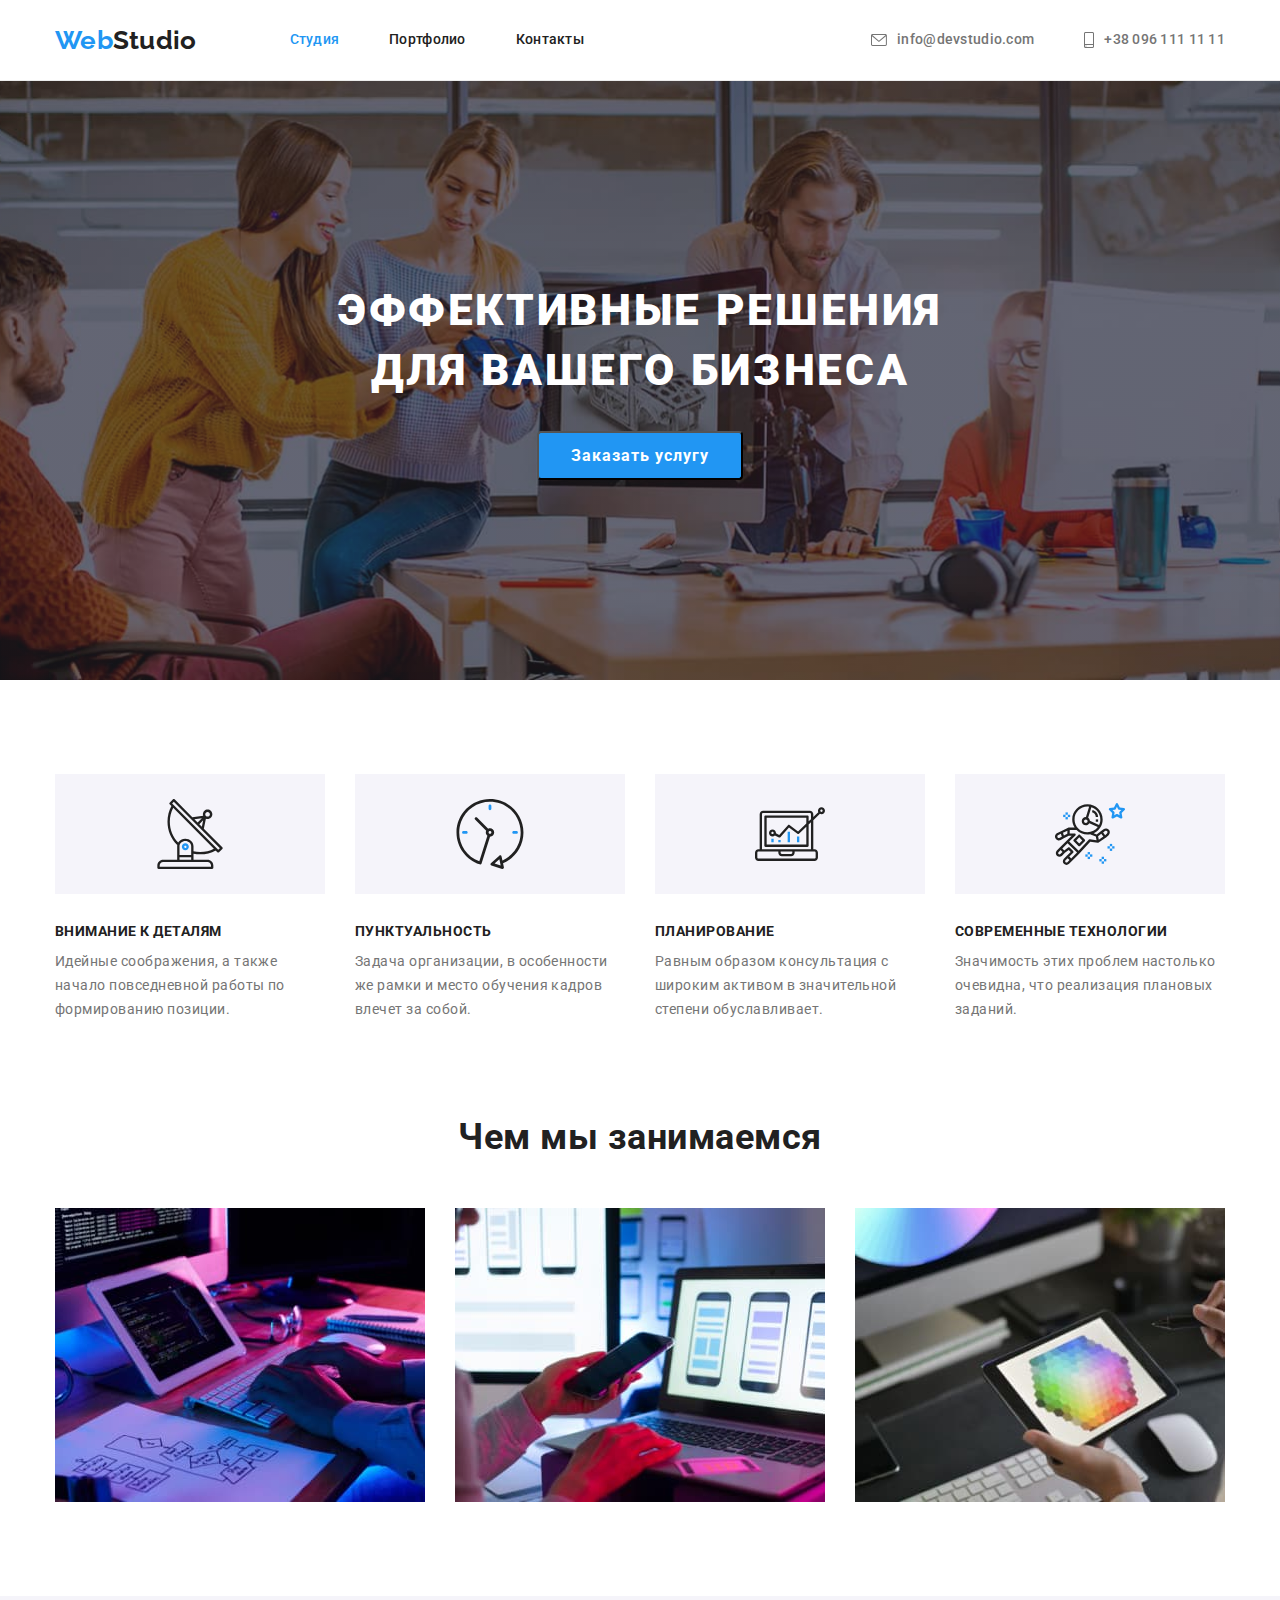
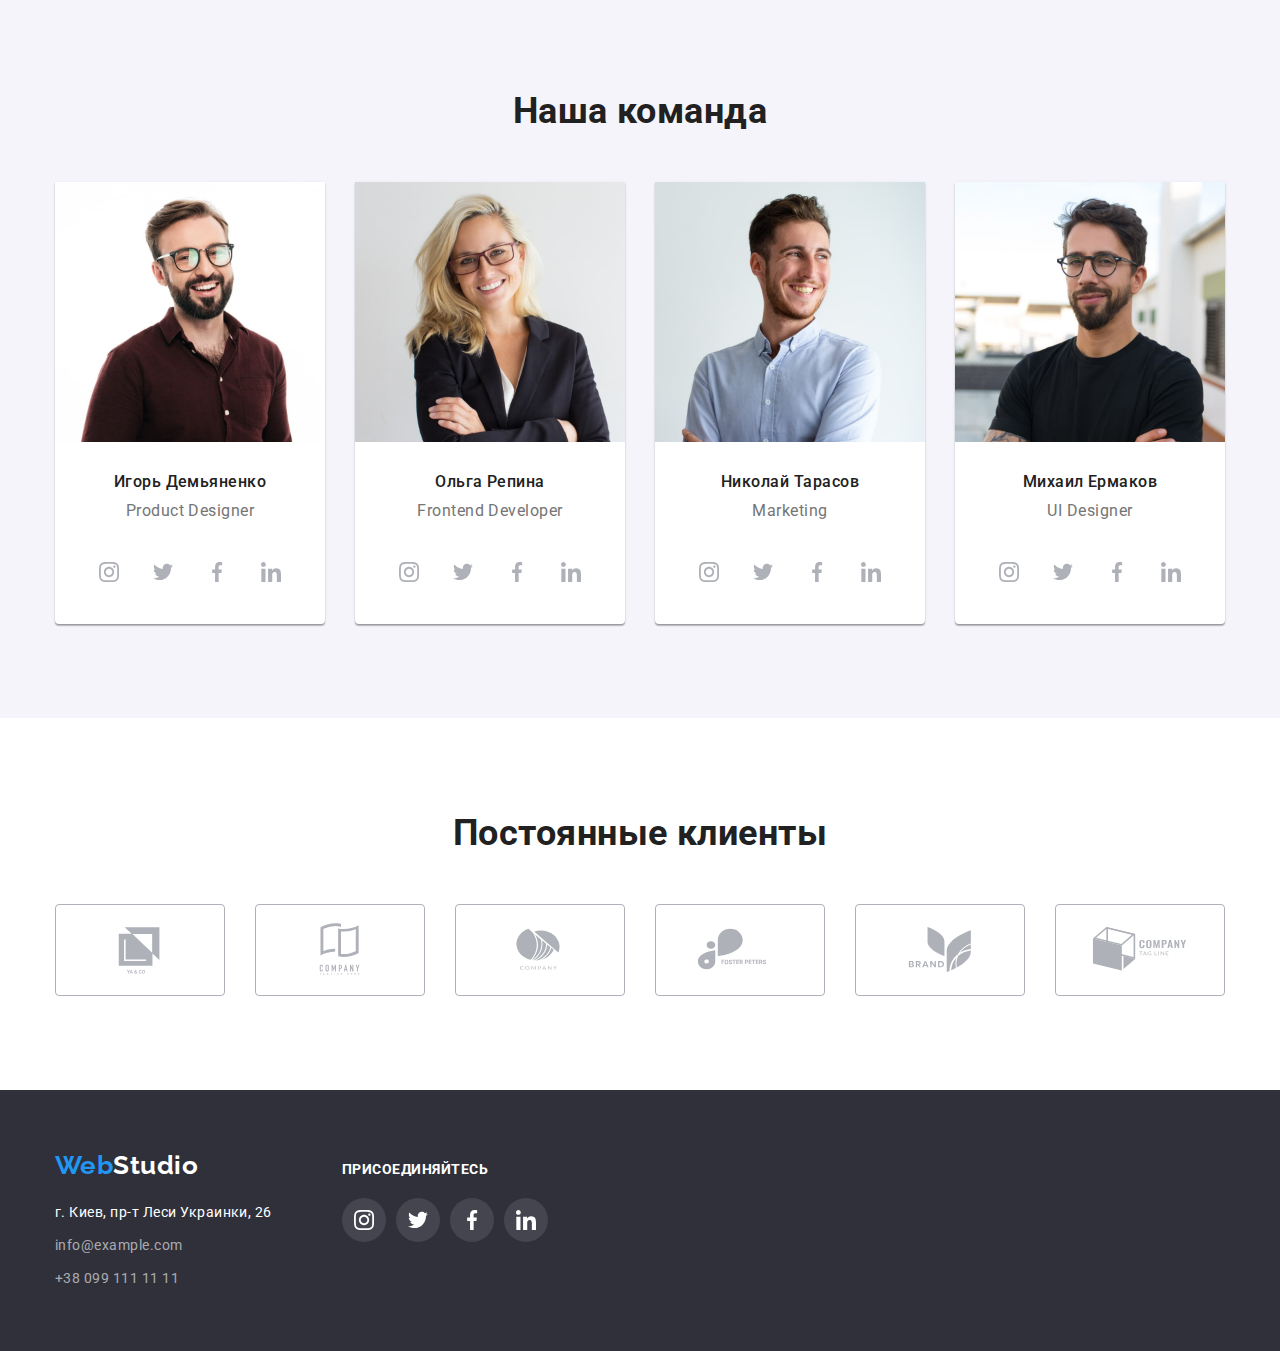
<file: index.html>
<!DOCTYPE html>
<html lang="en">
  <head>
    <meta charset="UTF-8" />
    <meta http-equiv="X-UA-Compatible" content="IE=edge" />
    <meta name="viewport" content="width=device-width, initial-scale=1.0" />
    <title>WebStudio</title>
    <link rel="preconnect" href="https://fonts.googleapis.com" />
    <link rel="preconnect" href="https://fonts.gstatic.com" crossorigin />
    <link
      href="https://fonts.googleapis.com/css2?family=Raleway:wght@700&family=Roboto:wght@400;500;700;900&display=swap"
      rel="stylesheet"
    />
    <link
      rel="stylesheet"
      href="https://cdnjs.cloudflare.com/ajax/libs/modern-normalize/1.1.0/modern-normalize.min.css"
    />
    <link rel="stylesheet" href="./css/styles.css" />
  </head>
  <body>
    <header class="page-header">
      <div class="container main-header">
        <nav class="main-nav">
          <a href="./index.html" class="logo"><span class="accent">Web</span>Studio</a>
          <ul class="site-nav">
            <li class="site-nav-item">
              <a href="./index.html" class="site-nav-link current">Студия</a>
            </li>
            <li class="site-nav-item">
              <a href="./portfolio.html" class="site-nav-link">Портфолио</a>
            </li>
            <li class="site-nav-item"><a href="" class="site-nav-link">Контакты</a></li>
          </ul>
        </nav>
        <ul class="contact-list">
          <li class="contact-list-item">
            <a href="mailto:info@devstudio.com" class="contact-list-link"
              ><svg class="contact-list-icon" width="16" height="12">
                <use href="./images/icons.svg#icon-envelope"></use></svg
              >info@devstudio.com</a
            >
          </li>
          <li class="contact-list-item">
            <a href="tel:+380961111111" class="contact-list-link">
              <svg class="contact-list-icon" width="10" height="16">
                <use href="./images/icons.svg#icon-smartphone"></use></svg
              >+38 096 111 11 11</a
            >
          </li>
        </ul>
      </div>
    </header>

    <main>
      <section class="hero">
        <div class="container">
          <h1 class="hero-title">
            Эффективные решения <br />
            для вашего бизнеса
          </h1>
          <button type="button" class="hero-btn">Заказать услугу</button>
        </div>
      </section>

      <section class="section features">
        <div class="container">
          <h2 class="visually-hidden">Особенности</h2>
          <ul class="feature-list">
            <li class="feature-list-item">
              <div class="feature-list-thumb">
                <svg class="feature-list-icon" width="70" height="70">
                  <use href="./images/icons.svg#icon-antenna"></use>
                </svg>
              </div>
              <h3 class="feature-list-title">Внимание к деталям</h3>
              <p class="feature-list-text">
                Идейные соображения, а также начало повседневной работы по формированию позиции.
              </p>
            </li>
            <li class="feature-list-item">
              <div class="feature-list-thumb">
                <svg class="feature-list-icon" width="70" height="70">
                  <use href="./images/icons.svg#icon-clock"></use>
                </svg>
              </div>
              <h3 class="feature-list-title">Пунктуальность</h3>
              <p class="feature-list-text">
                Задача организации, в особенности же рамки и место обучения кадров влечет за собой.
              </p>
            </li>
            <li class="feature-list-item">
              <div class="feature-list-thumb">
                <svg class="feature-list-icon" width="70" height="70">
                  <use href="./images/icons.svg#icon-diagram"></use>
                </svg>
              </div>
              <h3 class="feature-list-title">Планирование</h3>
              <p class="feature-list-text">
                Равным образом консультация с широким активом в значительной степени обуславливает.
              </p>
            </li>
            <li class="feature-list-item">
              <div class="feature-list-thumb">
                <svg class="feature-list-icon" width="70" height="70">
                  <use href="./images/icons.svg#icon-astronaut"></use>
                </svg>
              </div>
              <h3 class="feature-list-title">Современные технологии</h3>
              <p class="feature-list-text">
                Значимость этих проблем настолько очевидна, что реализация плановых заданий.
              </p>
            </li>
          </ul>
        </div>
      </section>

      <section class="section about">
        <div class="container">
          <h2 class="about-title">Чем мы занимаемся</h2>
          <ul class="about-list">
            <li class="about-list-item">
              <img
                src="./images/keyboard.jpg"
                alt="Человек печатает текст на клавиатуре"
                width="370"
              />
            </li>
            <li class="about-list-item">
              <img src="./images/notebook.jpg" alt="Ноутбук, с разметкой страницы" width="370" />
            </li>
            <li class="about-list-item">
              <img src="./images/tablet.jpg" alt="Палитра веб-цветов" width="370" />
            </li>
          </ul>
        </div>
      </section>

      <section class="section team">
        <div class="container">
          <h2 class="team-title">Наша команда</h2>
          <ul class="team-list">
            <li class="team-list-item">
              <img
                src="./images/product-designer.jpg"
                alt="Игорь Демьяненко"
                width="270"
                class="team-list-image"
              />
              <div class="team-box">
                <h3 class="team-list-title">Игорь Демьяненко</h3>
                <p lang="en" class="team-list-text">Product Designer</p>
              </div>

              <ul class="socials-list">
                <li class="socials-item">
                  <a href="" class="socials-link"
                    ><svg class="socials-icon" width="20" height="20">
                      <use href="./images/icons.svg#icon-instagram"></use></svg
                  ></a>
                </li>
                <li class="socials-item">
                  <a href="" class="socials-link"
                    ><svg class="socials-icon" width="20" height="20">
                      <use href="./images/icons.svg#icon-twitter"></use></svg
                  ></a>
                </li>
                <li class="socials-item">
                  <a href="" class="socials-link"
                    ><svg class="socials-icon" width="20" height="20">
                      <use href="./images/icons.svg#icon-facebook"></use></svg
                  ></a>
                </li>
                <li class="socials-item">
                  <a href="" class="socials-link"
                    ><svg class="socials-icon" width="20" height="20">
                      <use href="./images/icons.svg#icon-linkedin"></use></svg
                  ></a>
                </li>
              </ul>
            </li>
            <li class="team-list-item">
              <img
                src="./images/frontend-developer.jpg"
                alt="Ольга Репина"
                width="270"
                class="team-list-image"
              />
              <div class="team-box">
                <h3 class="team-list-title">Ольга Репина</h3>
                <p lang="en" class="team-list-text">Frontend Developer</p>
              </div>

              <ul class="socials-list">
                <li class="socials-item">
                  <a href="" class="socials-link"
                    ><svg class="socials-icon" width="20" height="20">
                      <use href="./images/icons.svg#icon-instagram"></use></svg
                  ></a>
                </li>
                <li class="socials-item">
                  <a href="" class="socials-link"
                    ><svg class="socials-icon" width="20" height="20">
                      <use href="./images/icons.svg#icon-twitter"></use></svg
                  ></a>
                </li>
                <li class="socials-item">
                  <a href="" class="socials-link"
                    ><svg class="socials-icon" width="20" height="20">
                      <use href="./images/icons.svg#icon-facebook"></use></svg
                  ></a>
                </li>
                <li class="socials-item">
                  <a href="" class="socials-link"
                    ><svg class="socials-icon" width="20" height="20">
                      <use href="./images/icons.svg#icon-linkedin"></use></svg
                  ></a>
                </li>
              </ul>
            </li>
            <li class="team-list-item">
              <img
                src="./images/marketing.jpg"
                alt="Николай Тарасов"
                width="270"
                class="team-list-image"
              />
              <div class="team-box">
                <h3 class="team-list-title">Николай Тарасов</h3>
                <p lang="en" class="team-list-text">Marketing</p>
              </div>

              <ul class="socials-list">
                <li class="socials-item">
                  <a href="" class="socials-link"
                    ><svg class="socials-icon" width="20" height="20">
                      <use href="./images/icons.svg#icon-instagram"></use></svg
                  ></a>
                </li>
                <li class="socials-item">
                  <a href="" class="socials-link"
                    ><svg class="socials-icon" width="20" height="20">
                      <use href="./images/icons.svg#icon-twitter"></use></svg
                  ></a>
                </li>
                <li class="socials-item">
                  <a href="" class="socials-link"
                    ><svg class="socials-icon" width="20" height="20">
                      <use href="./images/icons.svg#icon-facebook"></use></svg
                  ></a>
                </li>
                <li class="socials-item">
                  <a href="" class="socials-link"
                    ><svg class="socials-icon" width="20" height="20">
                      <use href="./images/icons.svg#icon-linkedin"></use></svg
                  ></a>
                </li>
              </ul>
            </li>
            <li class="team-list-item">
              <img
                src="./images/ui-designer.jpg"
                alt="Михаил Ермаков"
                width="270"
                class="team-list-image"
              />
              <div class="team-box">
                <h3 class="team-list-title">Михаил Ермаков</h3>
                <p lang="en" class="team-list-text">UI Designer</p>
              </div>

              <ul class="socials-list">
                <li class="socials-item">
                  <a href="" class="socials-link"
                    ><svg class="socials-icon" width="20" height="20">
                      <use href="./images/icons.svg#icon-instagram"></use></svg
                  ></a>
                </li>
                <li class="socials-item">
                  <a href="" class="socials-link"
                    ><svg class="socials-icon" width="20" height="20">
                      <use href="./images/icons.svg#icon-twitter"></use></svg
                  ></a>
                </li>
                <li class="socials-item">
                  <a href="" class="socials-link"
                    ><svg class="socials-icon" width="20" height="20">
                      <use href="./images/icons.svg#icon-facebook"></use></svg
                  ></a>
                </li>
                <li class="socials-item">
                  <a href="" class="socials-link"
                    ><svg class="socials-icon" width="20" height="20">
                      <use href="./images/icons.svg#icon-linkedin"></use></svg
                  ></a>
                </li>
              </ul>
            </li>
          </ul>
        </div>
      </section>
      <section class="section clients">
        <div class="container">
          <h2 class="clients-title">Постоянные клиенты</h2>
          <ul class="clients-list">
            <li class="clients-list-item">
              <a href="" class="clients-link"
                ><svg class="clients-icon" width="106" height="60">
                  <use href="./images/icons.svg#icon-client-1"></use></svg
              ></a>
            </li>
            <li class="clients-list-item">
              <a href="" class="clients-link"
                ><svg class="clients-icon" width="106" height="60">
                  <use href="./images/icons.svg#icon-client-2"></use></svg
              ></a>
            </li>
            <li class="clients-list-item">
              <a href="" class="clients-link"
                ><svg class="clients-icon" width="106" height="60">
                  <use href="./images/icons.svg#icon-client-3"></use></svg
              ></a>
            </li>
            <li class="clients-list-item">
              <a href="" class="clients-link"
                ><svg class="clients-icon" width="106" height="60">
                  <use href="./images/icons.svg#icon-client-4"></use></svg
              ></a>
            </li>
            <li class="clients-list-item">
              <a href="" class="clients-link"
                ><svg class="clients-icon" width="106" height="60">
                  <use href="./images/icons.svg#icon-client-5"></use></svg
              ></a>
            </li>
            <li class="clients-list-item">
              <a href="" class="clients-link"
                ><svg class="clients-icon" width="106" height="60">
                  <use href="./images/icons.svg#icon-client-6"></use></svg
              ></a>
            </li>
          </ul>
        </div>
      </section>
    </main>

    <footer class="page-footer">
      <div class="container footer">
        <div class="footer-thumb">
          <a href="./index.html" class="logo"><span class="accent">Web</span>Studio</a>
          <address>
            <ul class="address-list list">
              <li class="address-list-item">
                <a
                  href="https://goo.gl/maps/VBoa3moozV9XbzGw7"
                  target="_blank"
                  rel="noopenner nofollow norefferrer"
                  class="address-list-link address"
                  >г. Киев, пр-т Леси Украинки, 26</a
                >
              </li>
              <li class="address-list-item">
                <a href="mailto:info@example.com" class="address-list-link">info@example.com</a>
              </li>
              <li class="address-list-item">
                <a href="tel:+380991111111" class="address-list-link">+38 099 111 11 11</a>
              </li>
            </ul>
          </address>
        </div>
        <div class="footer-socials-wrap">
          <p class="join">присоединяйтесь</p>

          <ul class="socials-list footer">
            <li class="socials-item footer">
              <a href="" class="socials-link footer"
                ><svg class="socials-icon footer" width="20" height="20">
                  <use href="./images/icons.svg#icon-instagram"></use></svg
              ></a>
            </li>
            <li class="socials-item footer">
              <a href="" class="socials-link footer"
                ><svg class="socials-icon footer" width="20" height="20">
                  <use href="./images/icons.svg#icon-twitter"></use></svg
              ></a>
            </li>
            <li class="socials-item footer">
              <a href="" class="socials-link footer"
                ><svg class="socials-icon footer" width="20" height="20">
                  <use href="./images/icons.svg#icon-facebook"></use></svg
              ></a>
            </li>
            <li class="socials-item footer">
              <a href="" class="socials-link footer"
                ><svg class="socials-icon footer" width="20" height="20">
                  <use href="./images/icons.svg#icon-linkedin"></use></svg
              ></a>
            </li>
          </ul>
        </div>
      </div>
    </footer>
  </body>
</html>
</file>
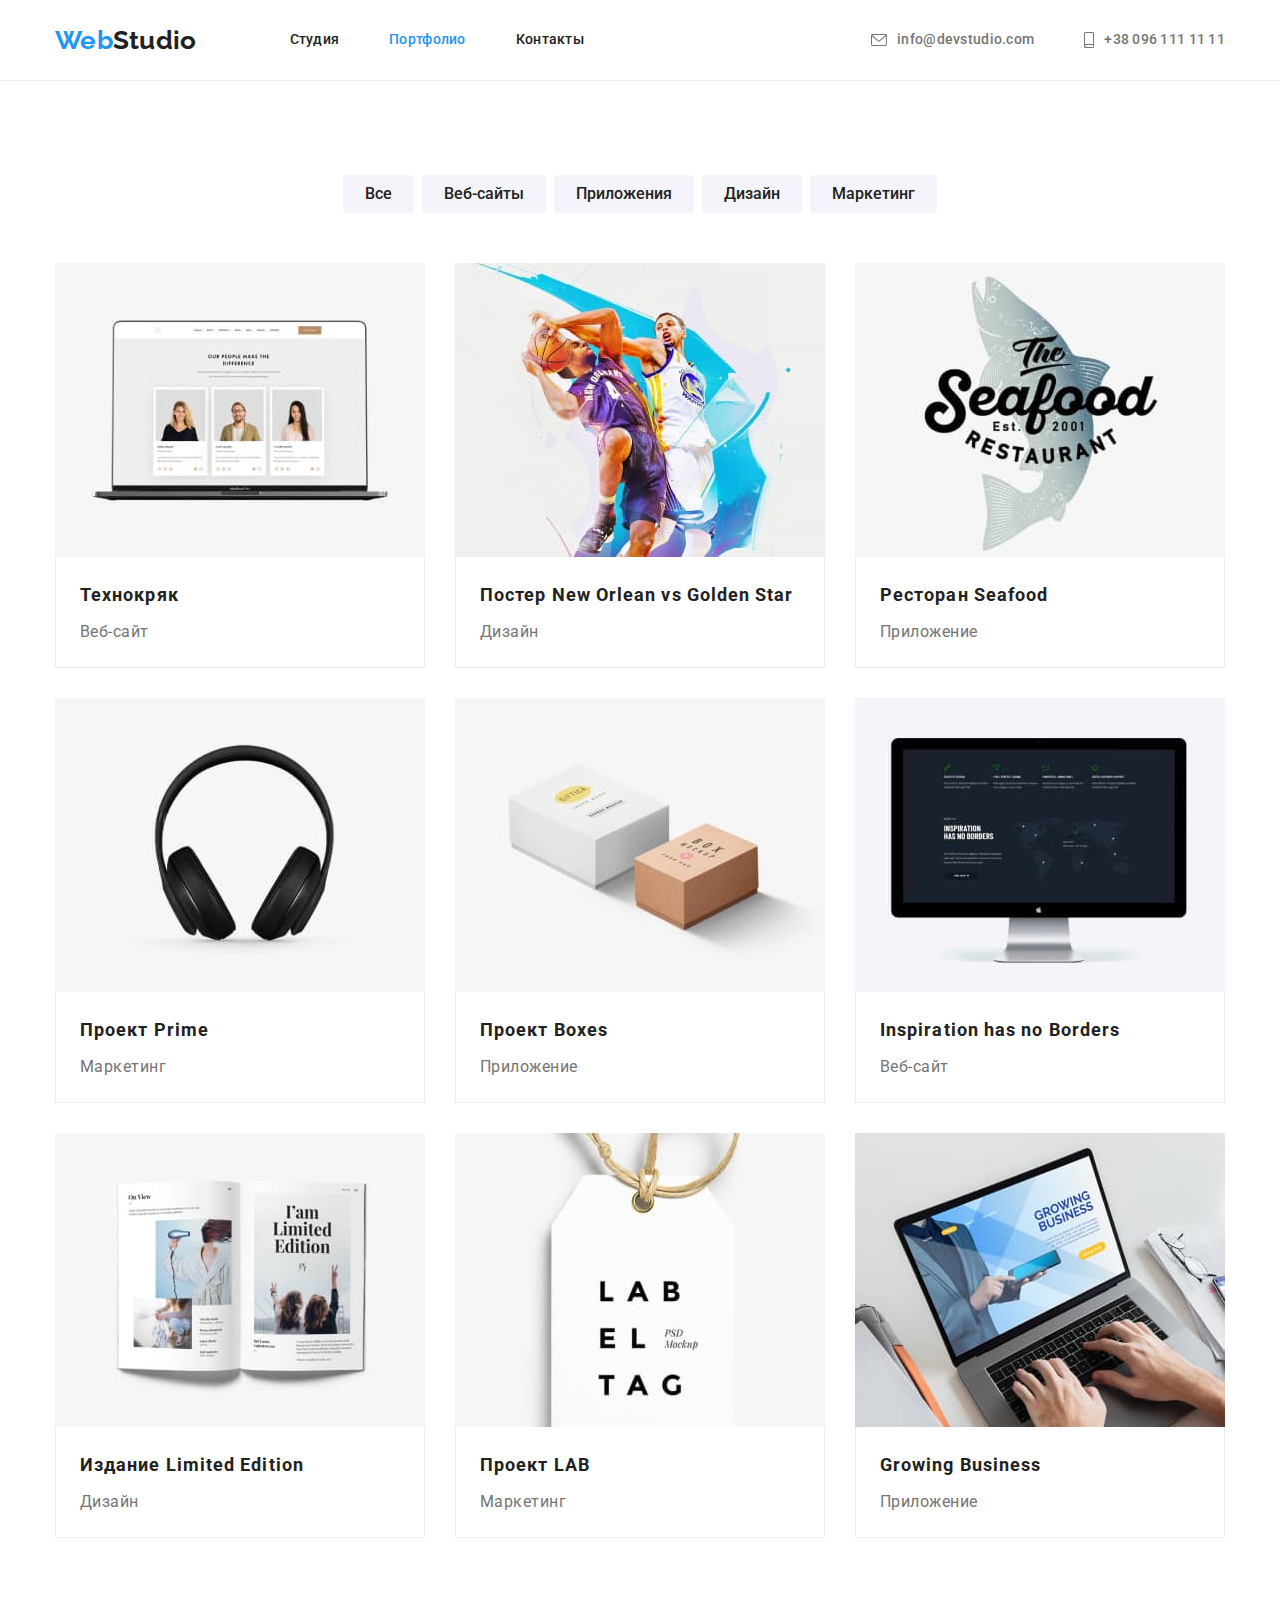
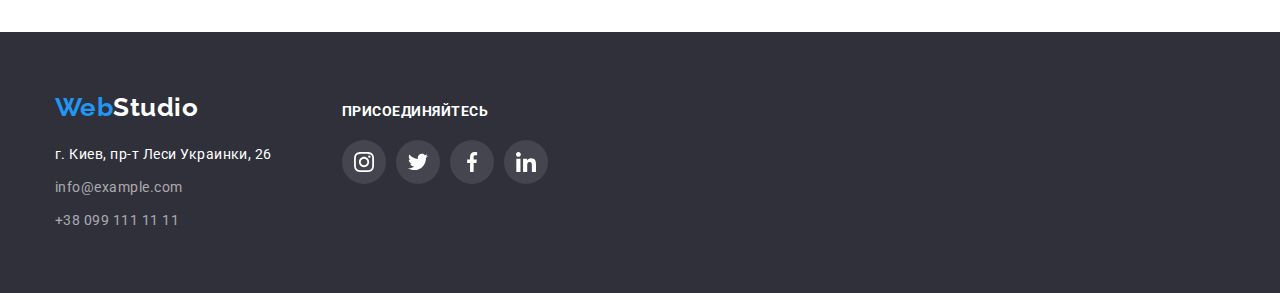
<file: portfolio.html>
<!DOCTYPE html>
<html lang="en">
  <head>
    <meta charset="UTF-8" />
    <meta http-equiv="X-UA-Compatible" content="IE=edge" />
    <meta name="viewport" content="width=device-width, initial-scale=1.0" />
    <title>Portfolio</title>
    <link
      href="https://fonts.googleapis.com/css2?family=Montserrat:wght@400;700&family=Roboto:wght@400;500;700;900&display=swap"
      rel="stylesheet"
    />
    <link
      href="https://fonts.googleapis.com/css2?family=Montserrat:wght@400;700&family=Raleway:wght@700&family=Roboto:wght@400;500;700;900&display=swap"
      rel="stylesheet"
    />
    <link
      rel="stylesheet"
      href="https://cdnjs.cloudflare.com/ajax/libs/modern-normalize/1.1.0/modern-normalize.min.css"
    />
    <link rel="stylesheet" href="./css/styles.css" />
  </head>
  <body>
    <header class="page-header">
      <div class="container main-header">
        <nav class="main-nav">
          <a href="./index.html" class="logo"><span class="accent">Web</span>Studio</a>
          <ul class="site-nav list">
            <li class="site-nav-item">
              <a href="./index.html" class="site-nav-link">Студия</a>
            </li>
            <li class="site-nav-item">
              <a href="./portfolio.html" class="site-nav-link current">Портфолио</a>
            </li>
            <li class="site-nav-item"><a href="" class="site-nav-link">Контакты</a></li>
          </ul>
        </nav>
        <ul class="contact-list list">
          <li class="contact-list-item">
            <a href="mailto:info@devstudio.com" class="contact-list-link"
              ><svg class="contact-list-icon" width="16" height="12">
                <use href="./images/icons.svg#icon-envelope"></use></svg
              >info@devstudio.com</a
            >
          </li>
          <li class="contact-list-item">
            <a href="tel:+380961111111" class="contact-list-link">
              <svg class="contact-list-icon" width="10" height="16">
                <use href="./images/icons.svg#icon-smartphone"></use></svg
              >+38 096 111 11 11</a
            >
          </li>
        </ul>
      </div>
    </header>
    <main>
      <section class="section portfolio">
        <div class="container">
          <h1 class="visually-hidden">Фильтры для поиска</h1>
          <ul class="filters-list list">
            <li class="filters-list-item">
              <button type="button" class="filter-btn">Все</button>
            </li>
            <li class="filters-list-item">
              <button type="button" class="filter-btn">Веб-сайты</button>
            </li>
            <li class="filters-list-item">
              <button type="button" class="filter-btn">Приложения</button>
            </li>
            <li class="filters-list-item">
              <button type="button" class="filter-btn">Дизайн</button>
            </li>
            <li class="filters-list-item">
              <button type="button" class="filter-btn">Маркетинг</button>
            </li>
          </ul>

          <ul class="card-list list">
            <li class="card-list-item">
              <a href="" class="card-list-link">
                <img
                  src="./images/technoquack.jpg"
                  alt="Веб-сайт с описанием команды людей"
                  width="370"
                />
                <div class="card-box">
                  <h2 class="card-list-title">Технокряк</h2>
                  <p class="card-list-text">Веб-сайт</p>
                </div>
              </a>
            </li>
            <li class="card-list-item">
              <a href="" class="card-list-link">
                <img src="./images/poster.jpg" alt="Постер баскетбольной команды" width="370" />
                <div class="card-box">
                  <h2 class="card-list-title">Постер New Orlean vs Golden Star</h2>
                  <p class="card-list-text">Дизайн</p>
                </div>
              </a>
            </li>
            <li class="card-list-item">
              <a href="" class="card-list-link">
                <img
                  src="./images/restaurant.jpg"
                  alt="Логотип ресторана морепродуктов"
                  width="370"
                />
                <div class="card-box">
                  <h2 class="card-list-title">Ресторан Seafood</h2>
                  <p class="card-list-text">Приложение</p>
                </div>
              </a>
            </li>
            <li class="card-list-item">
              <a href="" class="card-list-link">
                <img src="./images/project-prime.jpg" alt="Наушники" width="370" />
                <div class="card-box">
                  <h2 class="card-list-title">Проект Prime</h2>
                  <p class="card-list-text">Маркетинг</p>
                </div>
              </a>
            </li>
            <li class="card-list-item">
              <a href="" class="card-list-link">
                <img src="./images/project-boxes.jpg" alt="Картонные коробки" width="370" />
                <div class="card-box">
                  <h2 class="card-list-title">Проект Boxes</h2>
                  <p class="card-list-text">Приложение</p>
                </div>
              </a>
            </li>
            <li class="card-list-item">
              <a href="" class="card-list-link">
                <img src="./images/inspiration.jpg" alt="Веб-сайт" width="370" />
                <div class="card-box">
                  <h2 class="card-list-title">Inspiration has no Borders</h2>
                  <p class="card-list-text">Веб-сайт</p>
                </div>
              </a>
            </li>
            <li class="card-list-item">
              <a href="" class="card-list-link">
                <img src="./images/edition.jpg" alt="Книга" width="370" />
                <div class="card-box">
                  <h2 class="card-list-title">Издание Limited Edition</h2>
                  <p class="card-list-text">Дизайн</p>
                </div>
              </a>
            </li>
            <li class="card-list-item">
              <a href="" class="card-list-link">
                <img src="./images/project-lab.jpg" alt="Логотип проекта ЛАБ" width="370" />
                <div class="card-box">
                  <h2 class="card-list-title">Проект LAB</h2>
                  <p class="card-list-text">Маркетинг</p>
                </div>
              </a>
            </li>
            <li class="card-list-item">
              <a href="" class="card-list-link">
                <img
                  src="./images/growing-business.jpg"
                  alt="Веб-сайт приложения для бизнеса"
                  width="370"
                />
                <div class="card-box">
                  <h2 class="card-list-title">Growing Business</h2>
                  <p class="card-list-text">Приложение</p>
                </div>
              </a>
            </li>
          </ul>
        </div>
      </section>
    </main>
    <footer class="page-footer">
      <div class="container footer">
        <div class="footer-thumb">
          <a href="./index.html" class="logo"><span class="accent">Web</span>Studio</a>
          <address>
            <ul class="address-list list">
              <li class="address-list-item">
                <a
                  href="https://goo.gl/maps/VBoa3moozV9XbzGw7"
                  target="_blank"
                  rel="noopenner nofollow norefferrer"
                  class="address-list-link address"
                  >г. Киев, пр-т Леси Украинки, 26</a
                >
              </li>
              <li class="address-list-item">
                <a href="mailto:info@example.com" class="address-list-link">info@example.com</a>
              </li>
              <li class="address-list-item">
                <a href="tel:+380991111111" class="address-list-link">+38 099 111 11 11</a>
              </li>
            </ul>
          </address>
        </div>
        <div class="footer-socials-wrap">
          <p class="join">присоединяйтесь</p>
          <ul class="socials-list footer">
            <li class="socials-item footer">
              <a href="" class="socials-link footer"
                ><svg class="socials-icon footer" width="20" height="20">
                  <use href="./images/icons.svg#icon-instagram"></use></svg
              ></a>
            </li>
            <li class="socials-item footer">
              <a href="" class="socials-link footer"
                ><svg class="socials-icon footer" width="20" height="20">
                  <use href="./images/icons.svg#icon-twitter"></use></svg
              ></a>
            </li>
            <li class="socials-item footer">
              <a href="" class="socials-link footer"
                ><svg class="socials-icon footer" width="20" height="20">
                  <use href="./images/icons.svg#icon-facebook"></use></svg
              ></a>
            </li>
            <li class="socials-item footer">
              <a href="" class="socials-link footer"
                ><svg class="socials-icon footer" width="20" height="20">
                  <use href="./images/icons.svg#icon-linkedin"></use></svg
              ></a>
            </li>
          </ul>
        </div>
      </div>
    </footer>
  </body>
</html>
</file>
<file: css/styles.css>
:root {
  --primary-text-color: #757575;
  --title-text-color: #212121;
  --accent-color: #2196f3;
  --primary-white-color: #ffffff;
  --accent-bg-color: #2f303a;
  --secondary-bg-color: #f5f4fa;
  --icon-color: #afb1b8;
  --icon-bg-color: rgba(255, 255, 255, 0.1);
}

body {
  font-family: Roboto, sans-serif;
  background-color: var(--primary-white-color);
  color: var(--primary-text-color);
  letter-spacing: 0.03em;
}

h1,
h2,
h3,
h4,
h5,
h6,
ul,
p {
  margin-top: 0;
  margin-bottom: 0;
}

ul {
  padding-inline-start: 0;
  list-style: none;
}

img {
  display: block;
  min-width: 100%;
}

/* Utilities ---------------------------*/

.container {
  width: 1200px;
  padding-left: 15px;
  padding-right: 15px;
  margin-left: auto;
  margin-right: auto;
  /* outline: 1px solid red; */
}

.section {
  padding-top: 94px;
  padding-bottom: 94px;
}

.visually-hidden {
  position: absolute;
  white-space: nowrap;
  width: 1px;
  height: 1px;
  overflow: hidden;
  border: 0;
  padding: 0;
  clip: rect(0 0 0 0);
  clip-path: inset(50%);
  margin: -1px;
}

/* Header--------------------------------- */

.page-header {
  font-weight: 500;
  font-size: 14px;
  line-height: 1.14;
  letter-spacing: 0.02em;
  border-bottom: 1px solid #ececec;
}

.main-header {
  display: flex;
  align-items: center;
}

.logo {
  color: var(--title-text-color);
  font-family: Raleway, sans-serif;
  font-weight: 700;
  font-size: 26px;
  line-height: 1.19;
  text-decoration: none;
}

.accent {
  color: var(--accent-color);
}

.main-nav {
  display: flex;
  align-items: center;
}

/* Site-nav---------------------------------- */

.site-nav {
  display: flex;
  margin-left: 93px;
}

.site-nav-item:not(:last-child) {
  margin-right: 50px;
}

.site-nav-link {
  display: block;
  padding-bottom: 32px;
  padding-top: 32px;

  color: var(--title-text-color);
  text-decoration: none;
}

.site-nav-link:hover,
.site-nav-link:focus {
  color: var(--accent-color);
}

.site-nav-link.current {
  color: var(--accent-color);
}

/* Contact-list ---------------------------------*/

.contact-list {
  display: flex;
  margin-left: auto;
}

.contact-list-item:not(:last-child) {
  margin-right: 50px;
}

.contact-list-link {
  color: var(--primary-text-color);
  text-decoration: none;
  display: flex;
  align-items: center;
}

.contact-list-link:hover,
.contact-list-link:focus {
  color: var(--accent-color);
}

.contact-list-icon {
  margin-right: 10px;
  display: inline-block;
  fill: currentColor;
}

.contact-list-link:hover .contact-list-icon,
.contact-list-link:focus .contact-list-icon {
  fill: var(--accent-color);
}

/* Section Hero--------------------------------- */

.hero {
  background-color: var(--accent-bg-color);
  text-align: center;
  padding-top: 200px;
  padding-bottom: 200px;
  background-image: linear-gradient(rgba(47, 48, 58, 0.4), rgba(47, 48, 58, 0.4)),
    url(../images/bg-hero.jpg);
  background-repeat: no-repeat;
  background-position: center;
  background-size: cover;
  margin-right: auto;
  margin-left: auto;
  max-width: 1600px;
}

.hero-title {
  margin-top: 0;
  margin-bottom: 30px;

  color: var(--primary-white-color);
  font-weight: 900;
  font-size: 44px;
  line-height: 1.36;
  text-align: center;
  letter-spacing: 0.06em;
  text-transform: uppercase;
}

.hero-btn {
  display: inline-block;
  padding: 10px 32px;
  border-radius: 4px;
  min-width: 200px;
  text-align: center;

  color: var(--primary-white-color);
  background-color: var(--accent-color);
  font-family: inherit;
  font-weight: 700;
  font-size: 16px;
  line-height: 1.58;
  letter-spacing: 0.06em;
  cursor: pointer;
}

/* Section Features -----------------------------*/

.feature-list {
  display: flex;
  justify-content: space-between;
}

.feature-list-item:not(:last-child) {
  margin-right: 30px;
}

.feature-list-title {
  margin-bottom: 10px;

  color: var(--title-text-color);
  font-weight: 700;
  font-size: 14px;
  line-height: 1.14;
  text-transform: uppercase;
}

.feature-list-text {
  font-size: 14px;
  line-height: 1.71;
}

.feature-list-thumb {
  width: 270px;
  height: 120px;
  background-color: var(--secondary-bg-color);
  margin-bottom: 30px;
  display: flex;
  justify-content: center;
  align-items: center;
}

/* ------------------------------Section About */

.about {
  padding-top: 0px;
}

.about-list {
  display: flex;
}

.about-list-item:not(:last-child) {
  margin-right: 30px;
}

.about-title,
.team-title,
.clients-title {
  margin-bottom: 50px;

  color: var(--title-text-color);
  font-weight: 700;
  font-size: 36px;
  line-height: 1.17;
  text-align: center;
}

/*------------------------------------------ Section Team */

.team {
  background-color: var(--secondary-bg-color);
}

.team-list {
  display: flex;
  text-align: center;
}

.team-list-item {
  box-shadow: 0px 1px 3px rgba(0, 0, 0, 0.12), 0px 1px 1px rgba(0, 0, 0, 0.14),
    0px 2px 1px rgba(0, 0, 0, 0.2);
  border-radius: 0px 0px 4px 4px;
  background-color: var(--primary-white-color);
}

.team-list-item:not(:last-child) {
  margin-right: 30px;
}

.team-list-title {
  margin-bottom: 10px;

  color: var(--title-text-color);
  font-size: 16px;
  font-weight: 500;
  line-height: 1.19;
}

.team-box {
  padding-bottom: 30px;
  padding-top: 30px;
}

.team-list-text {
  font-size: 16px;
  line-height: 1.19;
}

.socials-list {
  display: flex;
  justify-content: center;
  margin-bottom: 30px;
}

.socials-link {
  width: 44px;
  height: 44px;
  border-radius: 50%;
  display: flex;
  justify-content: center;
  align-items: center;
}

.socials-item + .socials-item {
  margin-left: 10px;
}

.socials-link:hover,
.socials-link:focus {
  background-color: var(--accent-color);
}

.socials-link:hover .socials-icon,
.socials-link:focus .socials-icon {
  fill: var(--primary-white-color);
}

.socials-icon {
  fill: var(--icon-color);
}

/* -----------------------------------Section Clients */

.clients-list {
  display: flex;
}

.clients-link {
  width: 170px;
  height: 92px;
  border: 1px solid var(--icon-color);
  border-radius: 4px;

  display: flex;
  justify-content: center;
  align-items: center;
}

.clients-list-item:not(:last-child) {
  margin-right: 30px;
}

.clients-icon {
  fill: var(--icon-color);
}

.clients-link:hover,
.clients-link:focus {
  border-color: var(--accent-color);
}

.clients-link:hover .clients-icon,
.clients-link:focus .clients-icon {
  fill: var(--accent-color);
}

/* ----------------------------------------------------------Footer */

.page-footer {
  padding-top: 60px;
  padding-bottom: 60px;
  background-color: var(--accent-bg-color);
  color: var(--primary-white-color);
}

.container.footer {
  display: flex;
  align-items: baseline;
}

.page-footer .logo {
  display: inline-block;
  margin-bottom: 20px;

  color: var(--primary-white-color);
}

.address-list {
  color: var(--primary-white-color);
  font-style: normal;
  font-size: 14px;
  line-height: 1.71;
}

.address-list-item:not(:last-child) {
  margin-bottom: 9px;
}

.address-list-link {
  display: inline-block;

  color: rgba(255, 255, 255, 0.6);
  text-decoration: none;
}

.address-list-link.address {
  color: var(--primary-white-color);
}

.address-list-link:hover,
.address-list-link:focus {
  color: var(--accent-color);
}

.footer-socials-wrap {
  margin-left: 70px;
}

.join {
  font-weight: 700;
  font-size: 14px;
  line-height: 1.14;
  color: var(--primary-white-color);
  text-transform: uppercase;
  margin-bottom: 20px;
}

.socials-list.footer {
  display: flex;
}

.socials-link.footer {
  background-color: var(--icon-bg-color);
}

.socials-link.footer:hover,
.socials-link.footer:focus {
  background-color: var(--accent-color);
}

.socials-icon.footer {
  fill: var(--primary-white-color);
}

/*-------------------------------------------------------------Page Portfolio */

.filters-list {
  display: flex;
  justify-content: center;

  margin-bottom: 50px;
}

.filters-list-item:not(:last-child) {
  margin-right: 8px;
}

.filter-btn {
  padding: 6px 22px;

  background-color: var(--secondary-bg-color);
  color: var(--title-text-color);
  font-family: inherit;
  font-weight: 500;
  font-size: 16px;
  line-height: 1.62;
  text-align: center;
  cursor: pointer;
  border: none;

  border-radius: 4px;
}

.filter-btn:hover,
.filter-btn:focus {
  color: var(--primary-white-color);
  background-color: var(--accent-color);
  box-shadow: 0px 3px 1px rgba(0, 0, 0, 0.1), 0px 1px 2px rgba(0, 0, 0, 0.08),
    0px 2px 2px rgba(0, 0, 0, 0.12);
}

.card-list {
  display: flex;
  flex-wrap: wrap;
}

.card-list-title {
  margin-bottom: 4px;

  color: var(--title-text-color);
  font-weight: 700;
  font-size: 18px;
  line-height: 2;
  letter-spacing: 0.06em;
}

.card-list-item {
  width: 370px;
  margin-right: 30px;
  margin-bottom: 30px;
}

.card-list-link {
  display: block;
}

.card-list-link:hover,
.card-list-link:focus {
  box-shadow: 0px 1px 1px rgba(0, 0, 0, 0.12), 0px 4px 4px rgba(0, 0, 0, 0.06),
    1px 4px 6px rgba(0, 0, 0, 0.16);
}

.card-box {
  padding: 20px 24px;
  border-left: 1px solid #eeeeee;
  border-bottom: 1px solid #eeeeee;
  border-right: 1px solid #eeeeee;
}

.card-list-item:nth-child(3n) {
  margin-right: 0;
}

.card-list-item:nth-last-child(-n + 3) {
  margin-bottom: 0;
}

.card-list-link {
  text-decoration: none;
}

.card-list-text {
  color: var(--primary-text-color);
  font-size: 16px;
  line-height: 1.88;
}
</file>
